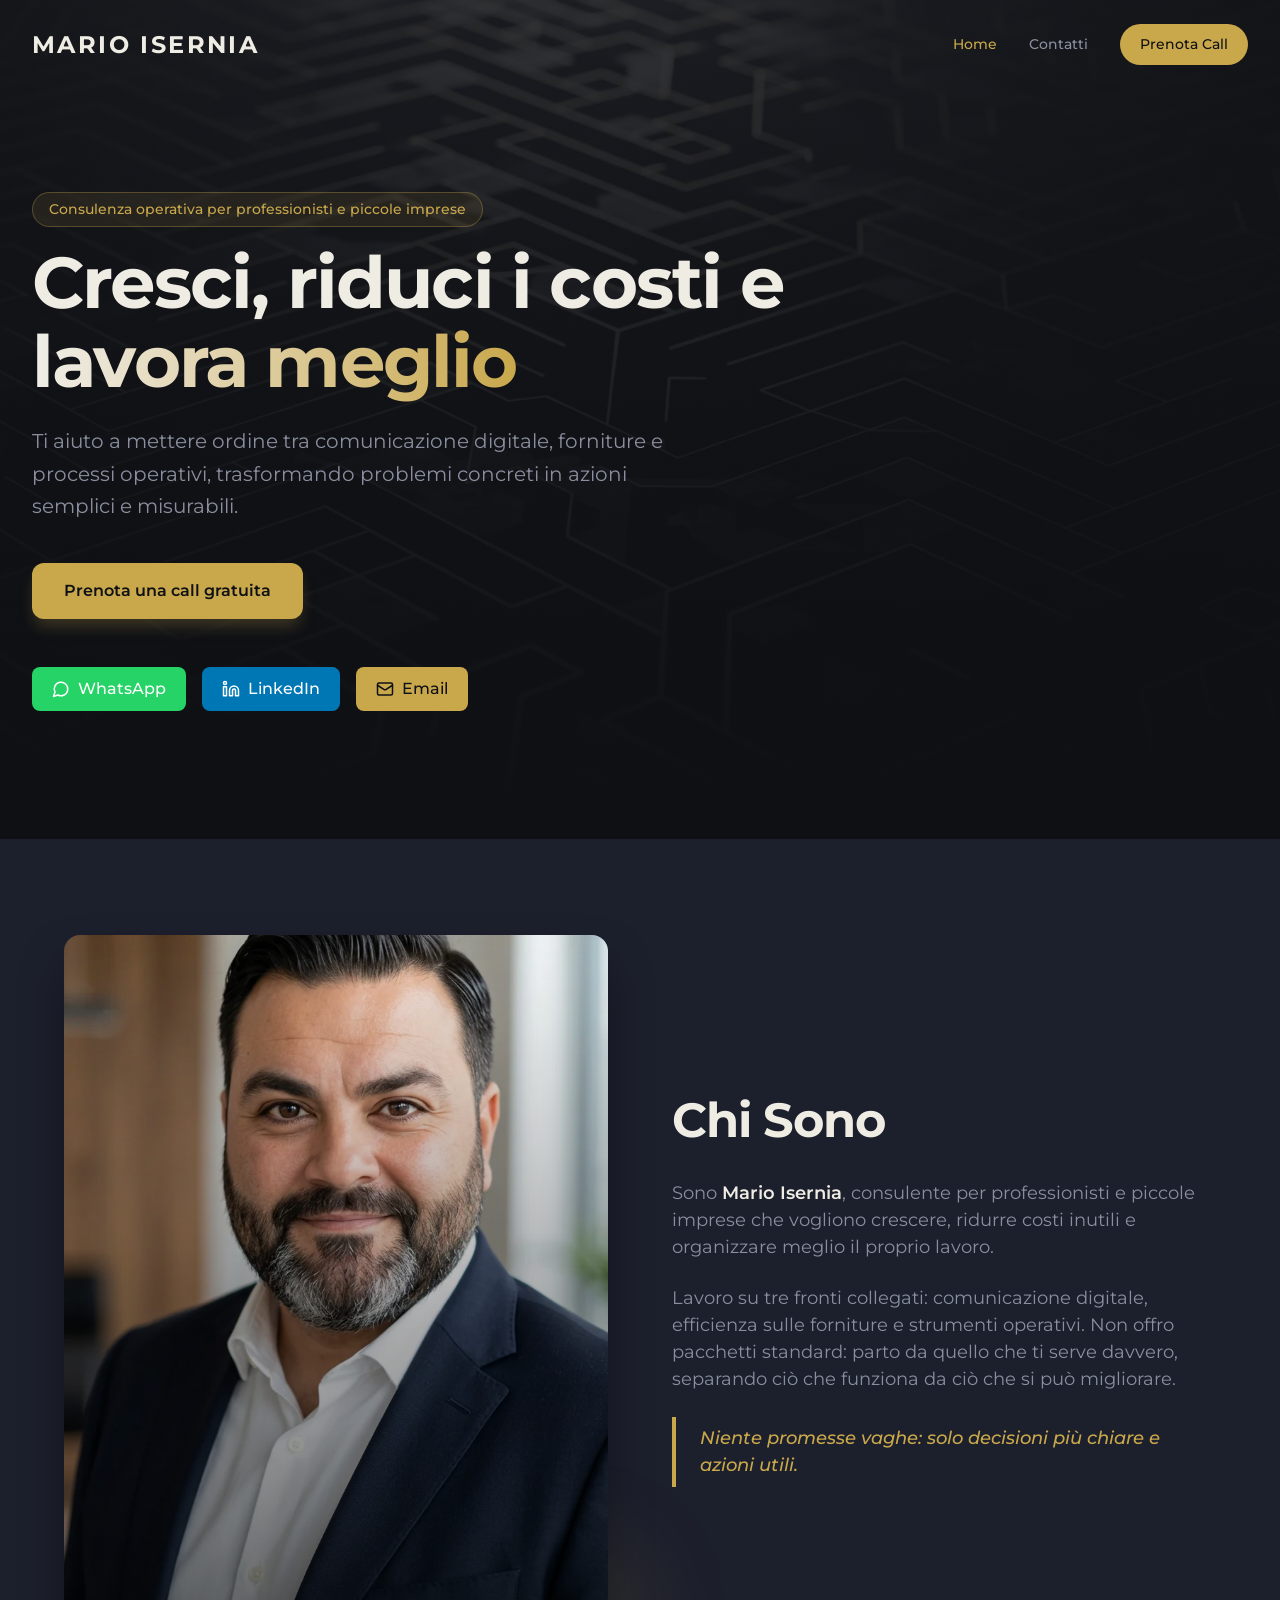
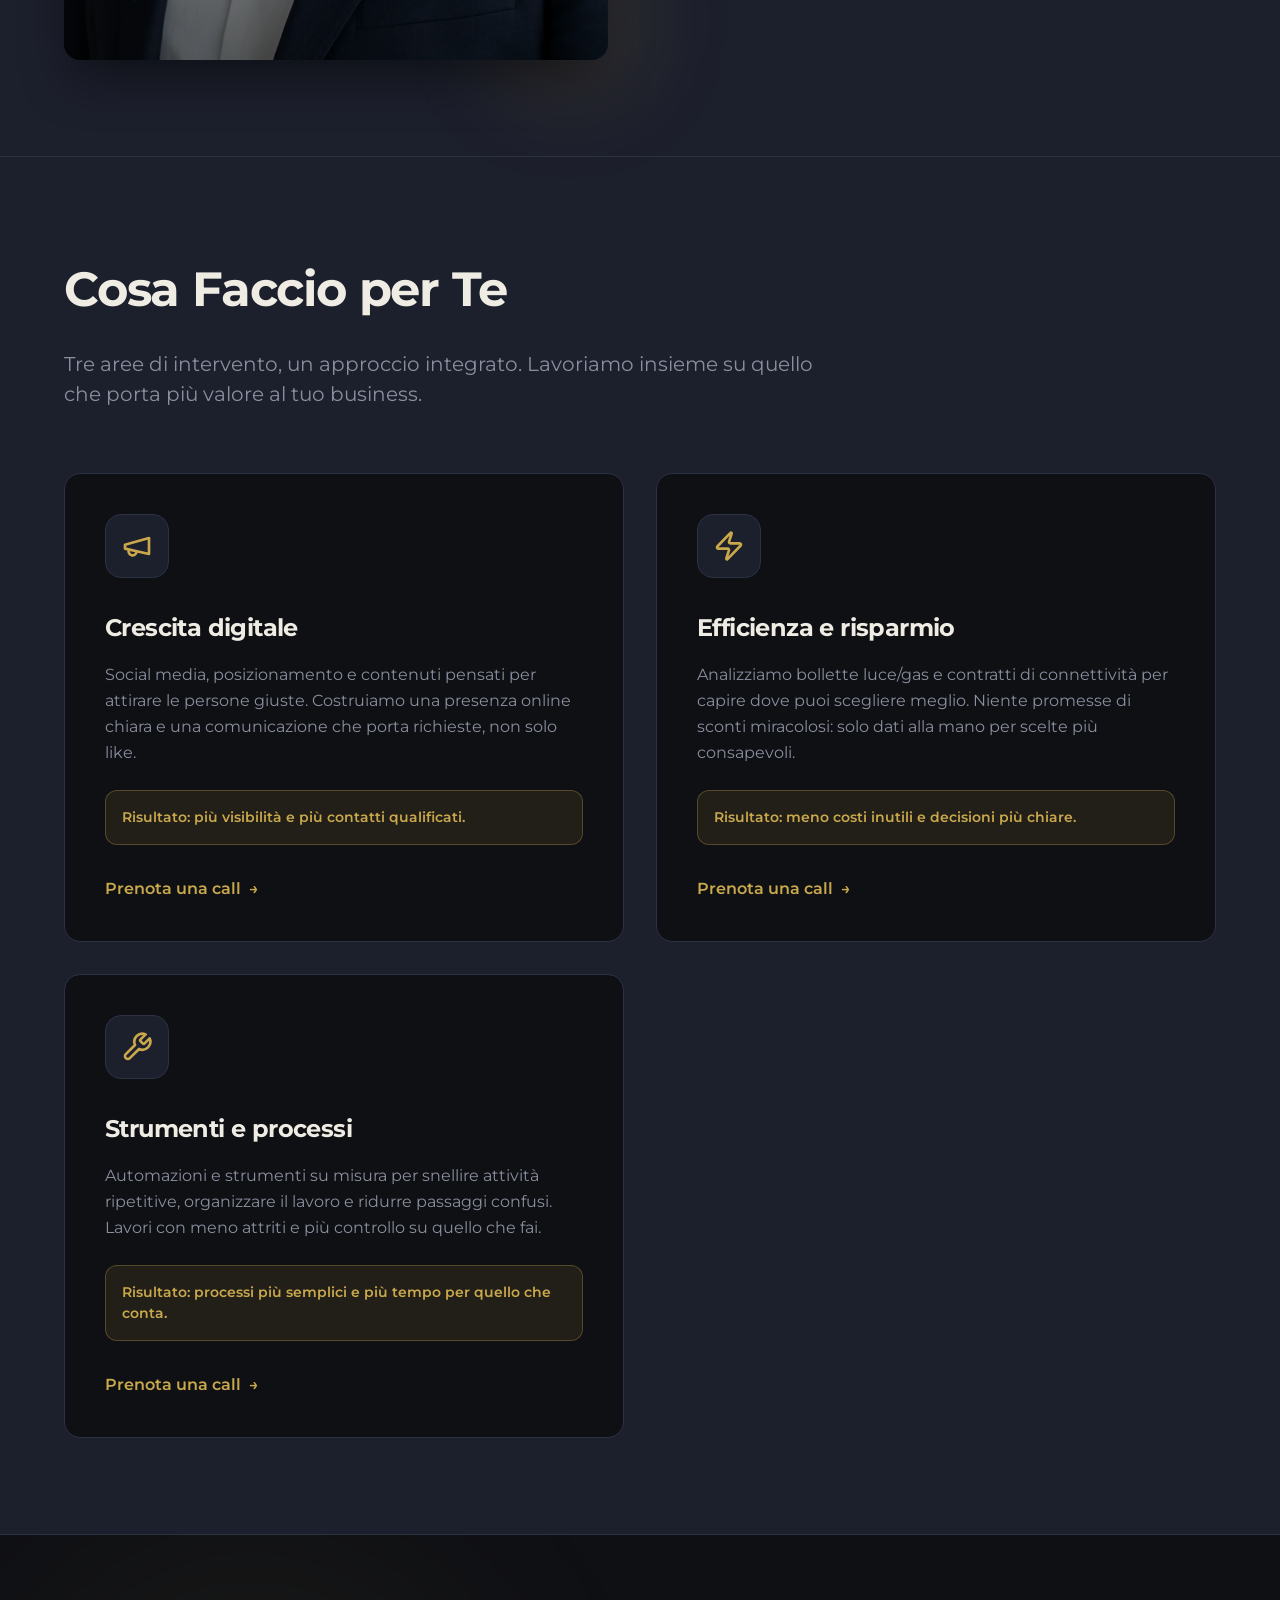
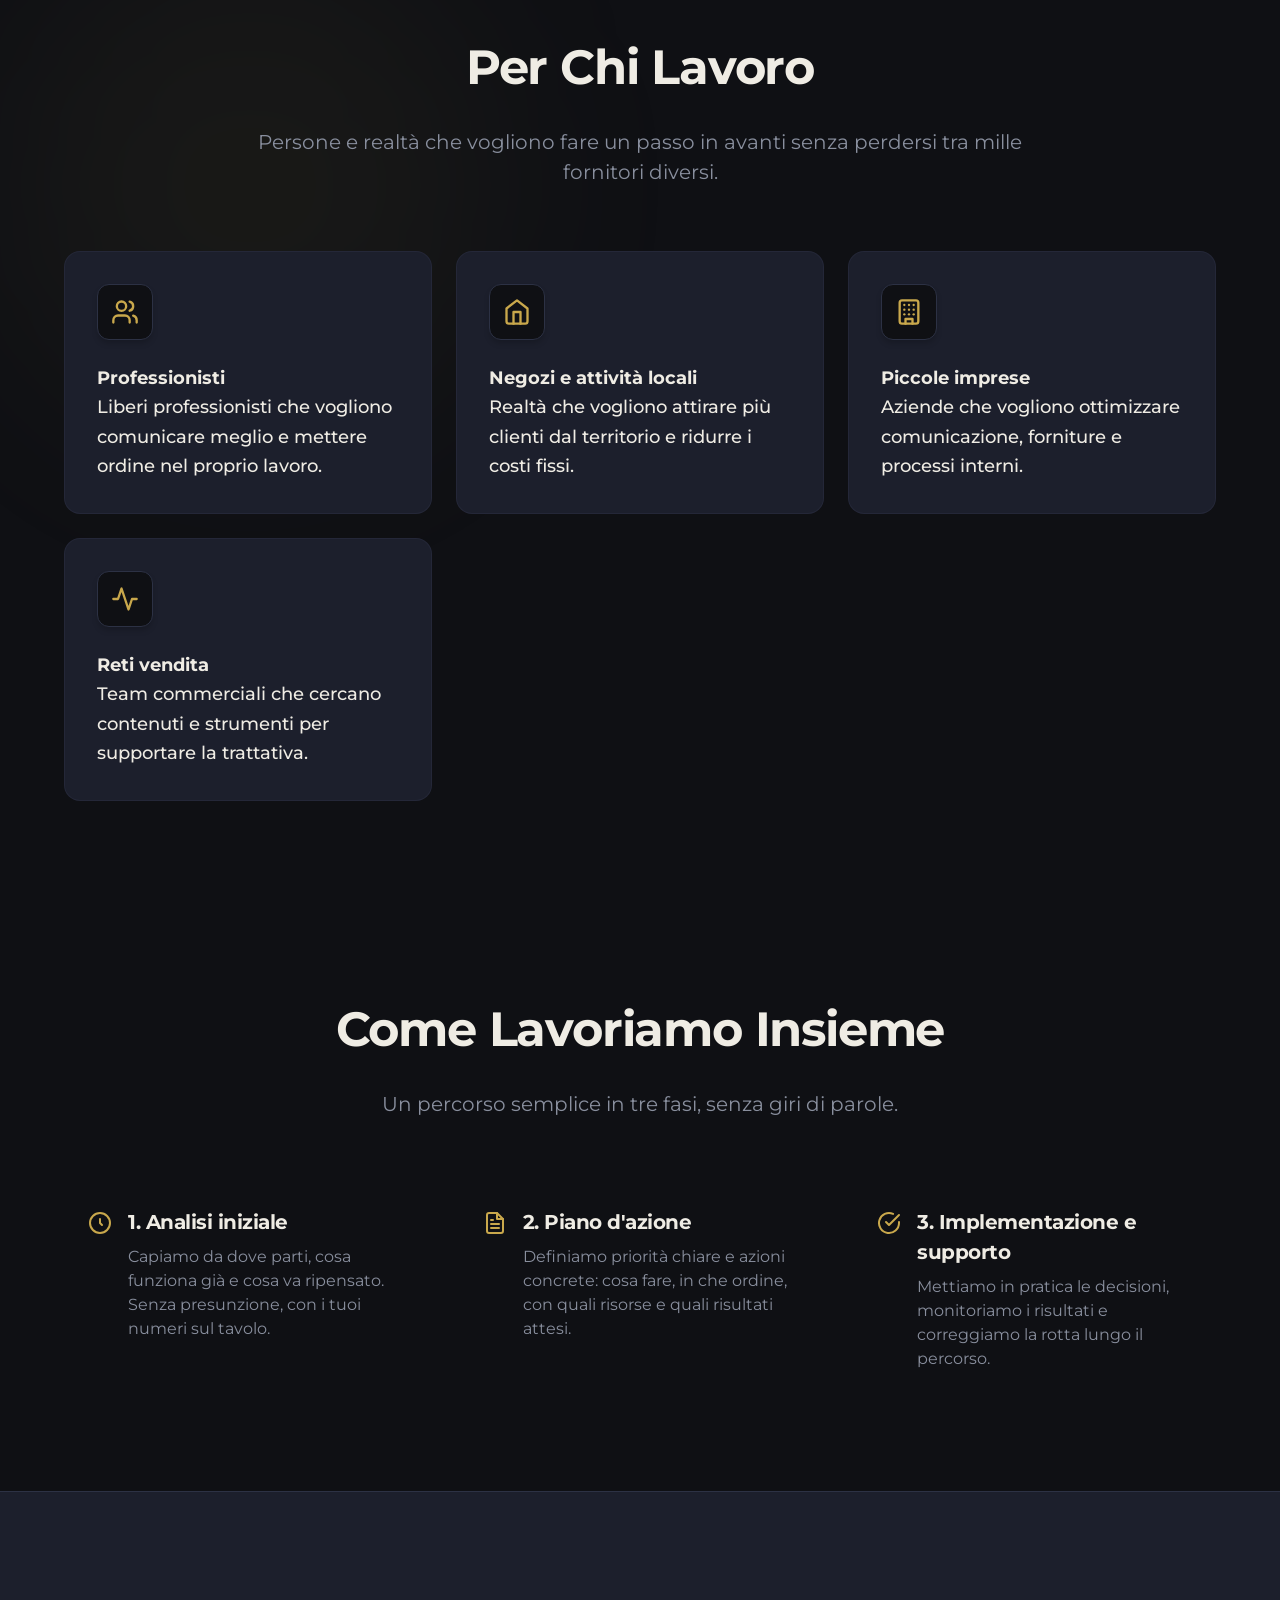
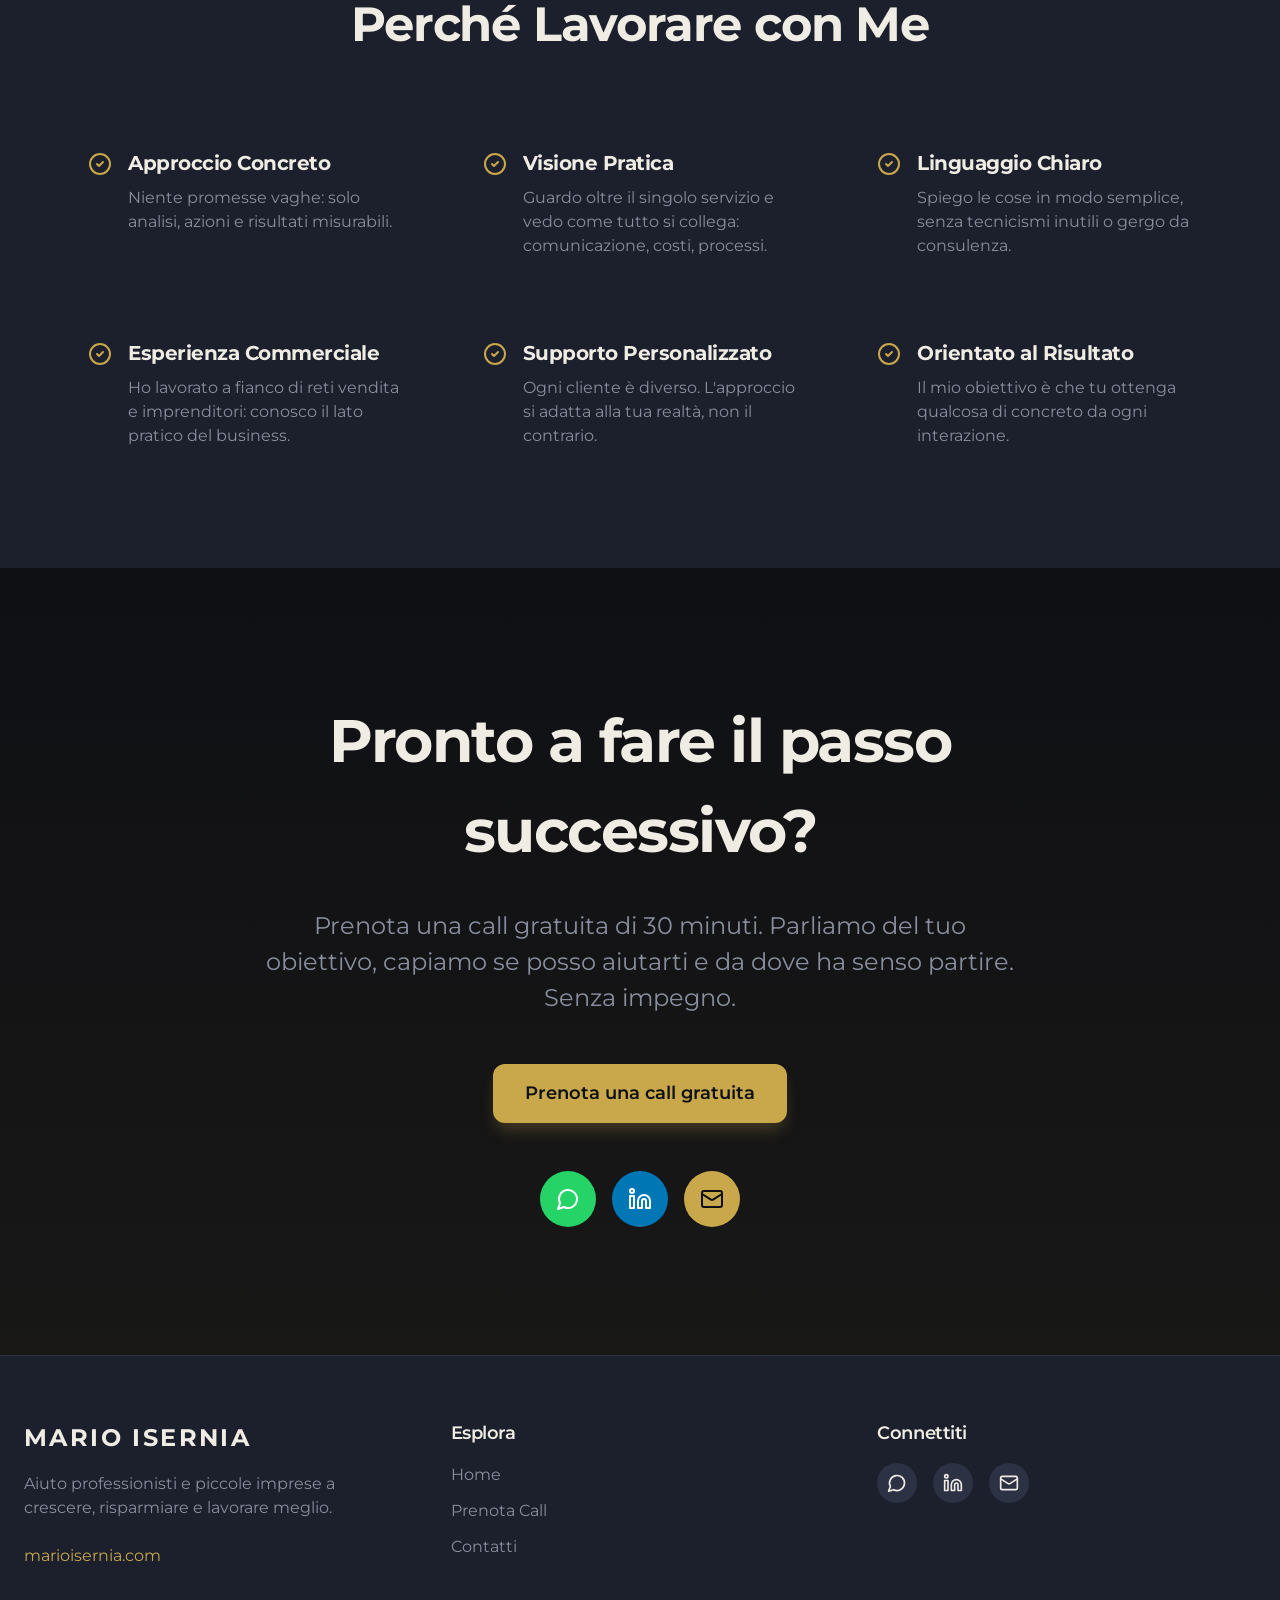
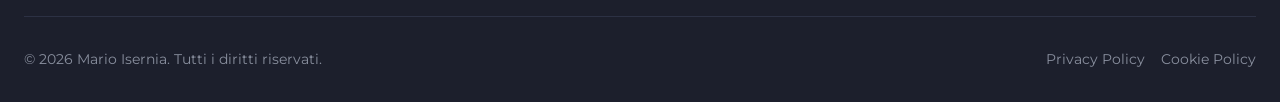
<file: index.html>
<!DOCTYPE html>
<html lang="it">
<head>
  <meta charset="UTF-8" />
  <meta name="viewport" content="width=device-width, initial-scale=1.0" />
  <title>Mario Isernia | Crescita digitale, risparmio e strumenti per PMI</title>
  <meta name="description" content="Consulenza operativa per professionisti e piccole imprese: comunicazione digitale, analisi bollette e connettività, strumenti su misura e processi più efficienti." />
  <link rel="canonical" href="https://marioisernia.com/" />
  <link rel="icon" type="image/svg+xml" href="favicon.svg" />
  <meta property="og:title" content="Mario Isernia | Cresci, riduci i costi e lavora meglio" />
  <meta property="og:description" content="Strategia digitale, efficienza sui costi e strumenti operativi per professionisti e piccole imprese." />
  <meta property="og:image" content="https://marioisernia.com/opengraph.jpg" />
  <meta property="og:url" content="https://marioisernia.com/" />
  <meta property="og:type" content="website" />
  <link rel="stylesheet" href="style.css" />
</head>
<body>

  <!-- ========== NAVBAR ========== -->
  <header class="navbar" id="navbar">
    <div class="container navbar-inner">
      <a href="index.html" class="brand">MARIO ISERNIA</a>
      <nav class="nav-links">
        <a href="index.html" class="nav-link active">Home</a>
        <a href="contatti.html" class="nav-link">Contatti</a>
        <a href="prenota.html" class="btn-primary-pill">Prenota Call</a>
      </nav>
      <button class="mobile-toggle" id="mobile-toggle" aria-label="Apri menu">
        <svg id="icon-menu" width="24" height="24" viewBox="0 0 24 24" fill="none" stroke="currentColor" stroke-width="2" stroke-linecap="round" stroke-linejoin="round"><line x1="4" x2="20" y1="12" y2="12"/><line x1="4" x2="20" y1="6" y2="6"/><line x1="4" x2="20" y1="18" y2="18"/></svg>
        <svg id="icon-close" style="display:none" width="24" height="24" viewBox="0 0 24 24" fill="none" stroke="currentColor" stroke-width="2" stroke-linecap="round" stroke-linejoin="round"><path d="M18 6 6 18"/><path d="m6 6 12 12"/></svg>
      </button>
    </div>
    <div class="mobile-menu" id="mobile-menu">
      <div class="mobile-menu-inner">
        <a href="index.html" class="mobile-link active">Home</a>
        <a href="prenota.html" class="mobile-link">Prenota Call</a>
        <a href="contatti.html" class="mobile-link">Contatti</a>
      </div>
    </div>
  </header>

  <!-- ========== HERO ========== -->
  <section class="hero">
    <div class="hero-bg">
      <picture>
        <source srcset="images/hero-bg.webp" type="image/webp">
        <img src="images/hero-bg.png" alt="" width="1408" height="768" />
      </picture>
      <div class="hero-bg-overlay"></div>
    </div>
    <div class="hero-content">
      <div class="hero-inner">
        <span class="tag">Consulenza operativa per professionisti e piccole imprese</span>
        <h1>Cresci, riduci i costi e <span class="text-gradient">lavora meglio</span></h1>
        <p class="lead">Ti aiuto a mettere ordine tra comunicazione digitale, forniture e processi operativi, trasformando problemi concreti in azioni semplici e misurabili.</p>
        <div class="cta-row">
          <a href="prenota.html" class="btn-primary">Prenota una call gratuita</a>
        </div>
        <div class="social-row">
          <a href="https://wa.me/393473240929" target="_blank" rel="noreferrer" class="btn-social btn-whatsapp">
            <svg width="18" height="18" viewBox="0 0 24 24" fill="none" stroke="currentColor" stroke-width="2" stroke-linecap="round" stroke-linejoin="round"><path d="M7.9 20A9 9 0 1 0 4 16.1L2 22Z"/></svg>
            WhatsApp
          </a>
          <a href="https://www.linkedin.com/in/marioiserniasmm/" target="_blank" rel="noreferrer" class="btn-social btn-linkedin">
            <svg width="18" height="18" viewBox="0 0 24 24" fill="none" stroke="currentColor" stroke-width="2" stroke-linecap="round" stroke-linejoin="round"><path d="M16 8a6 6 0 0 1 6 6v7h-4v-7a2 2 0 0 0-2-2 2 2 0 0 0-2 2v7h-4v-7a6 6 0 0 1 6-6z"/><rect width="4" height="12" x="2" y="9"/><circle cx="4" cy="4" r="2"/></svg>
            LinkedIn
          </a>
          <a href="mailto:info@marioisernia.com" class="btn-social btn-mail">
            <svg width="18" height="18" viewBox="0 0 24 24" fill="none" stroke="currentColor" stroke-width="2" stroke-linecap="round" stroke-linejoin="round"><rect width="20" height="16" x="2" y="4" rx="2"/><path d="m22 7-8.97 5.7a1.94 1.94 0 0 1-2.06 0L2 7"/></svg>
            Email
          </a>
        </div>
      </div>
    </div>
  </section>

  <!-- ========== CHI SONO ========== -->
  <section class="section bg-card">
    <div class="container">
      <div class="about-grid">
        <div class="about-image-wrap fade-in-up">
          <div class="about-image">
            <picture>
              <source srcset="images/mario-portrait.webp" type="image/webp">
              <img src="images/mario-portrait.png" alt="Ritratto di Mario Isernia, consulente operativo per professionisti e piccole imprese" width="768" height="1376" loading="lazy" />
            </picture>
          </div>
          <div class="about-glow"></div>
        </div>
        <div class="about-text fade-in-up">
          <h2>Chi Sono</h2>
          <p>Sono <strong>Mario Isernia</strong>, consulente per professionisti e piccole imprese che vogliono crescere, ridurre costi inutili e organizzare meglio il proprio lavoro.</p>
          <p>Lavoro su tre fronti collegati: comunicazione digitale, efficienza sulle forniture e strumenti operativi. Non offro pacchetti standard: parto da quello che ti serve davvero, separando ciò che funziona da ciò che si può migliorare.</p>
          <p class="about-quote">Niente promesse vaghe: solo decisioni più chiare e azioni utili.</p>
        </div>
      </div>
    </div>
  </section>

  <!-- ========== SERVIZI / TRE PILASTRI ========== -->
  <section class="section bg-card border-y">
    <div class="container">
      <div class="section-intro fade-in-up">
        <h2>Cosa Faccio per Te</h2>
        <p>Tre aree di intervento, un approccio integrato. Lavoriamo insieme su quello che porta più valore al tuo business.</p>
      </div>
      <div class="services-grid">
        <div class="service-card fade-in-up">
          <div class="icon-box">
            <svg width="32" height="32" viewBox="0 0 24 24" fill="none" stroke="currentColor" stroke-width="2" stroke-linecap="round" stroke-linejoin="round"><path d="m3 11 18-5v12L3 14v-3z"/><path d="M11.6 16.8a3 3 0 1 1-5.8-1.6"/></svg>
          </div>
          <h3>Crescita digitale</h3>
          <p class="desc">Social media, posizionamento e contenuti pensati per attirare le persone giuste. Costruiamo una presenza online chiara e una comunicazione che porta richieste, non solo like.</p>
          <div class="benefit">Risultato: più visibilità e più contatti qualificati.</div>
          <a href="prenota.html" class="link">Prenota una call <span>→</span></a>
        </div>
        <div class="service-card fade-in-up">
          <div class="icon-box">
            <svg width="32" height="32" viewBox="0 0 24 24" fill="none" stroke="currentColor" stroke-width="2" stroke-linecap="round" stroke-linejoin="round"><path d="M4 14a1 1 0 0 1-.78-1.63l9.9-10.2a.5.5 0 0 1 .86.46l-1.92 6.02A1 1 0 0 0 13 10h7a1 1 0 0 1 .78 1.63l-9.9 10.2a.5.5 0 0 1-.86-.46l1.92-6.02A1 1 0 0 0 11 14z"/></svg>
          </div>
          <h3>Efficienza e risparmio</h3>
          <p class="desc">Analizziamo bollette luce/gas e contratti di connettività per capire dove puoi scegliere meglio. Niente promesse di sconti miracolosi: solo dati alla mano per scelte più consapevoli.</p>
          <div class="benefit">Risultato: meno costi inutili e decisioni più chiare.</div>
          <a href="prenota.html" class="link">Prenota una call <span>→</span></a>
        </div>
        <div class="service-card fade-in-up">
          <div class="icon-box">
            <svg width="32" height="32" viewBox="0 0 24 24" fill="none" stroke="currentColor" stroke-width="2" stroke-linecap="round" stroke-linejoin="round"><path d="M14.7 6.3a1 1 0 0 0 0 1.4l1.6 1.6a1 1 0 0 0 1.4 0l3.77-3.77a6 6 0 0 1-7.94 7.94l-6.91 6.91a2.12 2.12 0 0 1-3-3l6.91-6.91a6 6 0 0 1 7.94-7.94l-3.76 3.76z"/></svg>
          </div>
          <h3>Strumenti e processi</h3>
          <p class="desc">Automazioni e strumenti su misura per snellire attività ripetitive, organizzare il lavoro e ridurre passaggi confusi. Lavori con meno attriti e più controllo su quello che fai.</p>
          <div class="benefit">Risultato: processi più semplici e più tempo per quello che conta.</div>
          <a href="prenota.html" class="link">Prenota una call <span>→</span></a>
        </div>
      </div>
    </div>
  </section>

  <!-- ========== PER CHI È ========== -->
  <section class="section cosa-section">
    <div class="blob-glow"></div>
    <div class="container">
      <div class="section-intro center fade-in-up">
        <h2>Per Chi Lavoro</h2>
        <p>Persone e realtà che vogliono fare un passo in avanti senza perdersi tra mille fornitori diversi.</p>
      </div>
      <div class="benefit-grid">
        <div class="benefit-card fade-in-up">
          <div class="icon-box">
            <svg width="28" height="28" viewBox="0 0 24 24" fill="none" stroke="currentColor" stroke-width="2" stroke-linecap="round" stroke-linejoin="round"><path d="M16 21v-2a4 4 0 0 0-4-4H6a4 4 0 0 0-4 4v2"/><circle cx="9" cy="7" r="4"/><path d="M22 21v-2a4 4 0 0 0-3-3.87"/><path d="M16 3.13a4 4 0 0 1 0 7.75"/></svg>
          </div>
          <p><strong>Professionisti</strong><br/>Liberi professionisti che vogliono comunicare meglio e mettere ordine nel proprio lavoro.</p>
        </div>
        <div class="benefit-card fade-in-up">
          <div class="icon-box">
            <svg width="28" height="28" viewBox="0 0 24 24" fill="none" stroke="currentColor" stroke-width="2" stroke-linecap="round" stroke-linejoin="round"><path d="M3 9 12 2l9 7v11a2 2 0 0 1-2 2H5a2 2 0 0 1-2-2z"/><polyline points="9 22 9 12 15 12 15 22"/></svg>
          </div>
          <p><strong>Negozi e attività locali</strong><br/>Realtà che vogliono attirare più clienti dal territorio e ridurre i costi fissi.</p>
        </div>
        <div class="benefit-card fade-in-up">
          <div class="icon-box">
            <svg width="28" height="28" viewBox="0 0 24 24" fill="none" stroke="currentColor" stroke-width="2" stroke-linecap="round" stroke-linejoin="round"><rect width="16" height="20" x="4" y="2" rx="2"/><path d="M9 22v-4h6v4"/><path d="M8 6h.01"/><path d="M16 6h.01"/><path d="M12 6h.01"/><path d="M12 10h.01"/><path d="M12 14h.01"/><path d="M16 10h.01"/><path d="M16 14h.01"/><path d="M8 10h.01"/><path d="M8 14h.01"/></svg>
          </div>
          <p><strong>Piccole imprese</strong><br/>Aziende che vogliono ottimizzare comunicazione, forniture e processi interni.</p>
        </div>
        <div class="benefit-card fade-in-up">
          <div class="icon-box">
            <svg width="28" height="28" viewBox="0 0 24 24" fill="none" stroke="currentColor" stroke-width="2" stroke-linecap="round" stroke-linejoin="round"><path d="M22 12h-4l-3 9L9 3l-3 9H2"/></svg>
          </div>
          <p><strong>Reti vendita</strong><br/>Team commerciali che cercano contenuti e strumenti per supportare la trattativa.</p>
        </div>
      </div>
    </div>
  </section>

  <!-- ========== PROCESSO ========== -->
  <section class="section">
    <div class="container">
      <div class="section-intro center fade-in-up">
        <h2>Come Lavoriamo Insieme</h2>
        <p>Un percorso semplice in tre fasi, senza giri di parole.</p>
      </div>
      <div class="why-grid">
        <div class="why-item fade-in-up">
          <div class="check"><svg width="24" height="24" viewBox="0 0 24 24" fill="none" stroke="currentColor" stroke-width="2" stroke-linecap="round" stroke-linejoin="round"><circle cx="12" cy="12" r="10"/><path d="M12 8v4l2 2"/></svg></div>
          <div><h3>1. Analisi iniziale</h3><p>Capiamo da dove parti, cosa funziona già e cosa va ripensato. Senza presunzione, con i tuoi numeri sul tavolo.</p></div>
        </div>
        <div class="why-item fade-in-up">
          <div class="check"><svg width="24" height="24" viewBox="0 0 24 24" fill="none" stroke="currentColor" stroke-width="2" stroke-linecap="round" stroke-linejoin="round"><path d="M14 2H6a2 2 0 0 0-2 2v16a2 2 0 0 0 2 2h12a2 2 0 0 0 2-2V8z"/><path d="M14 2v6h6"/><path d="M16 13H8"/><path d="M16 17H8"/><path d="M10 9H8"/></svg></div>
          <div><h3>2. Piano d'azione</h3><p>Definiamo priorità chiare e azioni concrete: cosa fare, in che ordine, con quali risorse e quali risultati attesi.</p></div>
        </div>
        <div class="why-item fade-in-up">
          <div class="check"><svg width="24" height="24" viewBox="0 0 24 24" fill="none" stroke="currentColor" stroke-width="2" stroke-linecap="round" stroke-linejoin="round"><path d="M22 11.08V12a10 10 0 1 1-5.93-9.14"/><path d="m9 11 3 3L22 4"/></svg></div>
          <div><h3>3. Implementazione e supporto</h3><p>Mettiamo in pratica le decisioni, monitoriamo i risultati e correggiamo la rotta lungo il percorso.</p></div>
        </div>
      </div>
    </div>
  </section>

  <!-- ========== PERCHÉ LAVORARE CON ME ========== -->
  <section class="section bg-card border-t">
    <div class="container">
      <div class="section-intro center fade-in-up">
        <h2>Perché Lavorare con Me</h2>
      </div>
      <div class="why-grid">
        <div class="why-item fade-in-up">
          <div class="check"><svg width="24" height="24" viewBox="0 0 24 24" fill="none" stroke="currentColor" stroke-width="2" stroke-linecap="round" stroke-linejoin="round"><circle cx="12" cy="12" r="10"/><path d="m9 12 2 2 4-4"/></svg></div>
          <div><h3>Approccio Concreto</h3><p>Niente promesse vaghe: solo analisi, azioni e risultati misurabili.</p></div>
        </div>
        <div class="why-item fade-in-up">
          <div class="check"><svg width="24" height="24" viewBox="0 0 24 24" fill="none" stroke="currentColor" stroke-width="2" stroke-linecap="round" stroke-linejoin="round"><circle cx="12" cy="12" r="10"/><path d="m9 12 2 2 4-4"/></svg></div>
          <div><h3>Visione Pratica</h3><p>Guardo oltre il singolo servizio e vedo come tutto si collega: comunicazione, costi, processi.</p></div>
        </div>
        <div class="why-item fade-in-up">
          <div class="check"><svg width="24" height="24" viewBox="0 0 24 24" fill="none" stroke="currentColor" stroke-width="2" stroke-linecap="round" stroke-linejoin="round"><circle cx="12" cy="12" r="10"/><path d="m9 12 2 2 4-4"/></svg></div>
          <div><h3>Linguaggio Chiaro</h3><p>Spiego le cose in modo semplice, senza tecnicismi inutili o gergo da consulenza.</p></div>
        </div>
        <div class="why-item fade-in-up">
          <div class="check"><svg width="24" height="24" viewBox="0 0 24 24" fill="none" stroke="currentColor" stroke-width="2" stroke-linecap="round" stroke-linejoin="round"><circle cx="12" cy="12" r="10"/><path d="m9 12 2 2 4-4"/></svg></div>
          <div><h3>Esperienza Commerciale</h3><p>Ho lavorato a fianco di reti vendita e imprenditori: conosco il lato pratico del business.</p></div>
        </div>
        <div class="why-item fade-in-up">
          <div class="check"><svg width="24" height="24" viewBox="0 0 24 24" fill="none" stroke="currentColor" stroke-width="2" stroke-linecap="round" stroke-linejoin="round"><circle cx="12" cy="12" r="10"/><path d="m9 12 2 2 4-4"/></svg></div>
          <div><h3>Supporto Personalizzato</h3><p>Ogni cliente è diverso. L'approccio si adatta alla tua realtà, non il contrario.</p></div>
        </div>
        <div class="why-item fade-in-up">
          <div class="check"><svg width="24" height="24" viewBox="0 0 24 24" fill="none" stroke="currentColor" stroke-width="2" stroke-linecap="round" stroke-linejoin="round"><circle cx="12" cy="12" r="10"/><path d="m9 12 2 2 4-4"/></svg></div>
          <div><h3>Orientato al Risultato</h3><p>Il mio obiettivo è che tu ottenga qualcosa di concreto da ogni interazione.</p></div>
        </div>
      </div>
    </div>
  </section>

  <!-- ========== CTA FINALE ========== -->
  <section class="cta-section">
    <div class="cta-inner fade-in-up">
      <h2>Pronto a fare il passo successivo?</h2>
      <p>Prenota una call gratuita di 30 minuti. Parliamo del tuo obiettivo, capiamo se posso aiutarti e da dove ha senso partire. Senza impegno.</p>
      <div class="cta-btn-row">
        <a href="prenota.html" class="btn-primary-lg">Prenota una call gratuita</a>
      </div>
      <div class="social-circles">
        <a href="https://wa.me/393473240929" target="_blank" rel="noreferrer" class="social-circle wa" aria-label="Scrivimi su WhatsApp">
          <svg width="24" height="24" viewBox="0 0 24 24" fill="none" stroke="currentColor" stroke-width="2" stroke-linecap="round" stroke-linejoin="round"><path d="M7.9 20A9 9 0 1 0 4 16.1L2 22Z"/></svg>
        </a>
        <a href="https://www.linkedin.com/in/marioiserniasmm/" target="_blank" rel="noreferrer" class="social-circle li" aria-label="Profilo LinkedIn">
          <svg width="24" height="24" viewBox="0 0 24 24" fill="none" stroke="currentColor" stroke-width="2" stroke-linecap="round" stroke-linejoin="round"><path d="M16 8a6 6 0 0 1 6 6v7h-4v-7a2 2 0 0 0-2-2 2 2 0 0 0-2 2v7h-4v-7a6 6 0 0 1 6-6z"/><rect width="4" height="12" x="2" y="9"/><circle cx="4" cy="4" r="2"/></svg>
        </a>
        <a href="mailto:info@marioisernia.com" class="social-circle ml" aria-label="Inviami una email">
          <svg width="24" height="24" viewBox="0 0 24 24" fill="none" stroke="currentColor" stroke-width="2" stroke-linecap="round" stroke-linejoin="round"><rect width="20" height="16" x="2" y="4" rx="2"/><path d="m22 7-8.97 5.7a1.94 1.94 0 0 1-2.06 0L2 7"/></svg>
        </a>
      </div>
    </div>
  </section>

  <!-- ========== FOOTER ========== -->
  <footer class="site-footer">
    <div class="footer-grid">
      <div class="footer-col">
        <a href="index.html" class="brand" style="display:block; margin-bottom:1rem;">MARIO ISERNIA</a>
        <p>Aiuto professionisti e piccole imprese a crescere, risparmiare e lavorare meglio.</p>
        <a href="https://marioisernia.com" class="footer-link">marioisernia.com</a>
      </div>
      <div class="footer-col">
        <h4>Esplora</h4>
        <ul>
          <li><a href="index.html">Home</a></li>
          <li><a href="prenota.html">Prenota Call</a></li>
          <li><a href="contatti.html">Contatti</a></li>
        </ul>
      </div>
      <div class="footer-col">
        <h4>Connettiti</h4>
        <div class="footer-socials">
          <a href="https://wa.me/393473240929" target="_blank" rel="noreferrer" class="footer-social wa" aria-label="WhatsApp">
            <svg width="20" height="20" viewBox="0 0 24 24" fill="none" stroke="currentColor" stroke-width="2" stroke-linecap="round" stroke-linejoin="round"><path d="M7.9 20A9 9 0 1 0 4 16.1L2 22Z"/></svg>
          </a>
          <a href="https://www.linkedin.com/in/marioiserniasmm/" target="_blank" rel="noreferrer" class="footer-social li" aria-label="LinkedIn">
            <svg width="20" height="20" viewBox="0 0 24 24" fill="none" stroke="currentColor" stroke-width="2" stroke-linecap="round" stroke-linejoin="round"><path d="M16 8a6 6 0 0 1 6 6v7h-4v-7a2 2 0 0 0-2-2 2 2 0 0 0-2 2v7h-4v-7a6 6 0 0 1 6-6z"/><rect width="4" height="12" x="2" y="9"/><circle cx="4" cy="4" r="2"/></svg>
          </a>
          <a href="mailto:info@marioisernia.com" class="footer-social ml" aria-label="Email">
            <svg width="20" height="20" viewBox="0 0 24 24" fill="none" stroke="currentColor" stroke-width="2" stroke-linecap="round" stroke-linejoin="round"><rect width="20" height="16" x="2" y="4" rx="2"/><path d="m22 7-8.97 5.7a1.94 1.94 0 0 1-2.06 0L2 7"/></svg>
          </a>
        </div>
      </div>
    </div>
    <div class="footer-bottom">
      <p>&copy; <span id="current-year">2025</span> Mario Isernia. Tutti i diritti riservati.</p>
      <div class="links">
        <a href="https://www.iubenda.com/privacy-policy/45652784" class="iubenda-nostyle iubenda-noiframe iubenda-embed" title="Privacy Policy">Privacy Policy</a>
        <a href="https://www.iubenda.com/privacy-policy/45652784/cookie-policy" class="iubenda-nostyle iubenda-noiframe iubenda-embed" title="Cookie Policy">Cookie Policy</a>
      </div>
    </div>
  </footer>

  <script src="script.js"></script>
  <script type="text/javascript">(function (w,d) {var loader = function () {var s = d.createElement("script"), tag = d.getElementsByTagName("script")[0]; s.src="https://cdn.iubenda.com/iubenda.js"; tag.parentNode.insertBefore(s,tag);}; if(w.addEventListener){w.addEventListener("load", loader, false);}else if(w.attachEvent){w.attachEvent("onload", loader);}else{w.onload = loader;}})(window, document);</script>
</body>
</html>
</file>
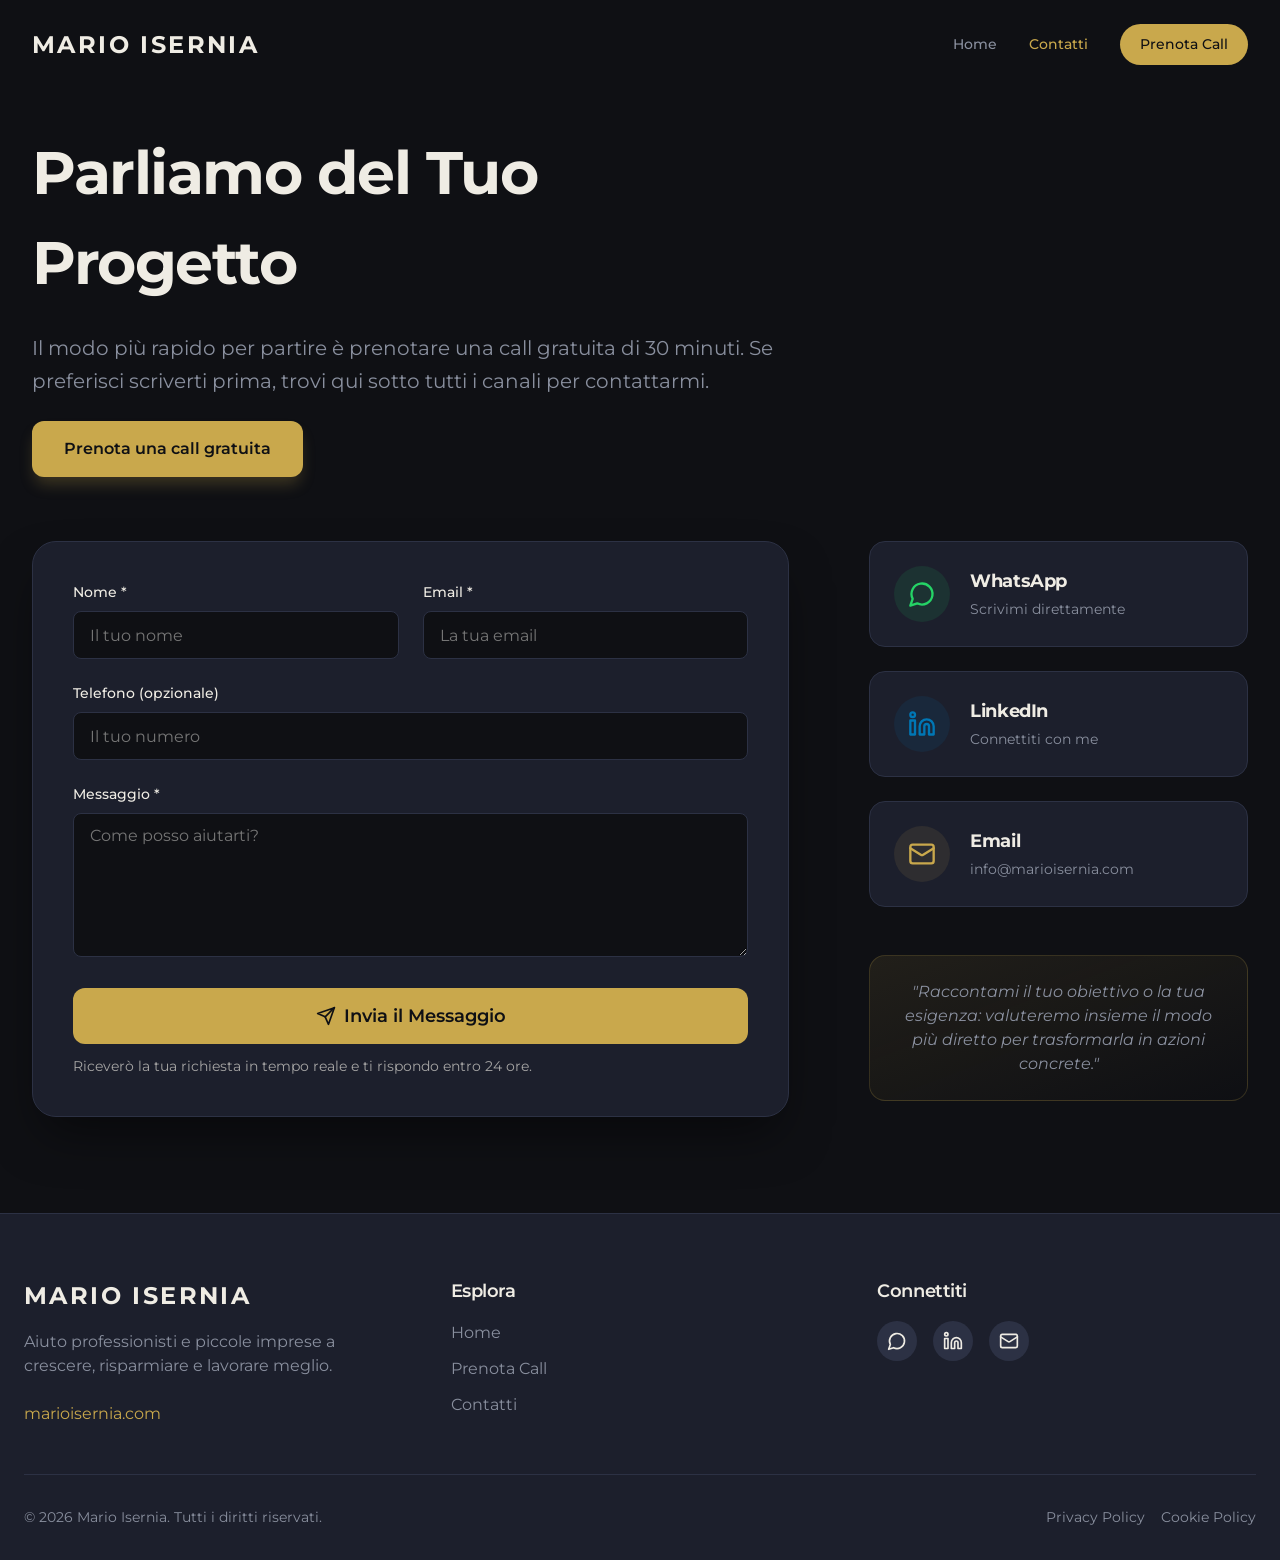
<file: contatti.html>
<!DOCTYPE html>
<html lang="it">
<head>
  <meta charset="UTF-8" />
  <meta name="viewport" content="width=device-width, initial-scale=1.0" />
  <title>Contatti | Mario Isernia</title>
  <meta name="description" content="Contatta Mario Isernia per parlare del tuo progetto: prenota una call gratuita oppure scrivimi via WhatsApp, LinkedIn o email. Risposta entro 24 ore." />
  <link rel="canonical" href="https://marioisernia.com/contatti.html" />
  <link rel="icon" type="image/svg+xml" href="favicon.svg" />
  <meta property="og:title" content="Contatti | Mario Isernia" />
  <meta property="og:description" content="Prenota una call gratuita o scrivimi via WhatsApp, LinkedIn o email." />
  <meta property="og:image" content="https://marioisernia.com/opengraph.jpg" />
  <meta property="og:url" content="https://marioisernia.com/contatti.html" />
  <meta property="og:type" content="website" />
  <link rel="stylesheet" href="style.css" />
</head>
<body class="flex-page">

  <!-- ========== NAVBAR ========== -->
  <header class="navbar" id="navbar">
    <div class="container navbar-inner">
      <a href="index.html" class="brand">MARIO ISERNIA</a>
      <nav class="nav-links">
        <a href="index.html" class="nav-link">Home</a>
        <a href="contatti.html" class="nav-link active">Contatti</a>
        <a href="prenota.html" class="btn-primary-pill">Prenota Call</a>
      </nav>
      <button class="mobile-toggle" id="mobile-toggle" aria-label="Apri menu">
        <svg id="icon-menu" width="24" height="24" viewBox="0 0 24 24" fill="none" stroke="currentColor" stroke-width="2" stroke-linecap="round" stroke-linejoin="round"><line x1="4" x2="20" y1="12" y2="12"/><line x1="4" x2="20" y1="6" y2="6"/><line x1="4" x2="20" y1="18" y2="18"/></svg>
        <svg id="icon-close" style="display:none" width="24" height="24" viewBox="0 0 24 24" fill="none" stroke="currentColor" stroke-width="2" stroke-linecap="round" stroke-linejoin="round"><path d="M18 6 6 18"/><path d="m6 6 12 12"/></svg>
      </button>
    </div>
    <div class="mobile-menu" id="mobile-menu">
      <div class="mobile-menu-inner">
        <a href="index.html" class="mobile-link">Home</a>
        <a href="prenota.html" class="mobile-link">Prenota Call</a>
        <a href="contatti.html" class="mobile-link active">Contatti</a>
      </div>
    </div>
  </header>

  <main class="contatti-main">
    <div class="contatti-container">

      <div class="contatti-header">
        <h1>Parliamo del Tuo Progetto</h1>
        <p>Il modo più rapido per partire è prenotare una call gratuita di 30 minuti. Se preferisci scriverti prima, trovi qui sotto tutti i canali per contattarmi.</p>
        <div style="margin-top:1.5rem;">
          <a href="prenota.html" class="btn-primary">Prenota una call gratuita</a>
        </div>
      </div>

      <div class="contatti-grid">

        <!-- Form -->
        <div class="form-card">
          <form id="contact-form" name="contact" method="POST" novalidate>
            <input type="text" name="_honey" style="display:none" tabindex="-1" autocomplete="off" />

            <div class="form-row">
              <div class="form-group" id="group-nome">
                <label for="nome">Nome *</label>
                <input type="text" id="nome" name="nome" class="form-input" placeholder="Il tuo nome" required />
                <div class="form-error">Il nome deve avere almeno 2 caratteri</div>
              </div>
              <div class="form-group" id="group-email">
                <label for="email">Email *</label>
                <input type="email" id="email" name="email" class="form-input" placeholder="La tua email" required />
                <div class="form-error">Inserisci un'email valida</div>
              </div>
            </div>

            <div class="form-group" id="group-telefono">
              <label for="telefono">Telefono (opzionale)</label>
              <input type="tel" id="telefono" name="telefono" class="form-input" placeholder="Il tuo numero" />
            </div>

            <div class="form-group" id="group-messaggio">
              <label for="messaggio">Messaggio *</label>
              <textarea id="messaggio" name="messaggio" class="form-textarea" placeholder="Come posso aiutarti?" required></textarea>
              <div class="form-error">Il messaggio deve avere almeno 10 caratteri</div>
            </div>

            <button type="submit" class="btn-submit">
              <svg width="20" height="20" viewBox="0 0 24 24" fill="none" stroke="currentColor" stroke-width="2" stroke-linecap="round" stroke-linejoin="round"><path d="M22 2 11 13"/><path d="M22 2 15 22 11 13 2 9z"/></svg>
              Invia il Messaggio
            </button>
            <p style="margin-top:0.75rem; font-size:0.85rem; opacity:0.65;">Riceverò la tua richiesta in tempo reale e ti rispondo entro 24 ore.</p>
          </form>
        </div>

        <!-- Sidebar -->
        <div>
          <a href="https://wa.me/393473240929" target="_blank" rel="noreferrer" class="contact-method wa">
            <div class="ico"><svg width="28" height="28" viewBox="0 0 24 24" fill="none" stroke="currentColor" stroke-width="2" stroke-linecap="round" stroke-linejoin="round"><path d="M7.9 20A9 9 0 1 0 4 16.1L2 22Z"/></svg></div>
            <div>
              <h3>WhatsApp</h3>
              <p class="sub">Scrivimi direttamente</p>
            </div>
          </a>

          <a href="https://www.linkedin.com/in/marioiserniasmm/" target="_blank" rel="noreferrer" class="contact-method li">
            <div class="ico"><svg width="28" height="28" viewBox="0 0 24 24" fill="none" stroke="currentColor" stroke-width="2" stroke-linecap="round" stroke-linejoin="round"><path d="M16 8a6 6 0 0 1 6 6v7h-4v-7a2 2 0 0 0-2-2 2 2 0 0 0-2 2v7h-4v-7a6 6 0 0 1 6-6z"/><rect width="4" height="12" x="2" y="9"/><circle cx="4" cy="4" r="2"/></svg></div>
            <div>
              <h3>LinkedIn</h3>
              <p class="sub">Connettiti con me</p>
            </div>
          </a>

          <a href="mailto:info@marioisernia.com" class="contact-method ml">
            <div class="ico"><svg width="28" height="28" viewBox="0 0 24 24" fill="none" stroke="currentColor" stroke-width="2" stroke-linecap="round" stroke-linejoin="round"><rect width="20" height="16" x="2" y="4" rx="2"/><path d="m22 7-8.97 5.7a1.94 1.94 0 0 1-2.06 0L2 7"/></svg></div>
            <div>
              <h3>Email</h3>
              <p class="sub">info@marioisernia.com</p>
            </div>
          </a>

          <div class="quote-box">
            <p>"Raccontami il tuo obiettivo o la tua esigenza: valuteremo insieme il modo più diretto per trasformarla in azioni concrete."</p>
          </div>
        </div>

      </div>
    </div>
  </main>

  <!-- ========== FOOTER ========== -->
  <footer class="site-footer">
    <div class="footer-grid">
      <div class="footer-col">
        <a href="index.html" class="brand" style="display:block; margin-bottom:1rem;">MARIO ISERNIA</a>
        <p>Aiuto professionisti e piccole imprese a crescere, risparmiare e lavorare meglio.</p>
        <a href="https://marioisernia.com" class="footer-link">marioisernia.com</a>
      </div>
      <div class="footer-col">
        <h4>Esplora</h4>
        <ul>
          <li><a href="index.html">Home</a></li>
          <li><a href="prenota.html">Prenota Call</a></li>
          <li><a href="contatti.html">Contatti</a></li>
        </ul>
      </div>
      <div class="footer-col">
        <h4>Connettiti</h4>
        <div class="footer-socials">
          <a href="https://wa.me/393473240929" target="_blank" rel="noreferrer" class="footer-social wa" aria-label="WhatsApp">
            <svg width="20" height="20" viewBox="0 0 24 24" fill="none" stroke="currentColor" stroke-width="2" stroke-linecap="round" stroke-linejoin="round"><path d="M7.9 20A9 9 0 1 0 4 16.1L2 22Z"/></svg>
          </a>
          <a href="https://www.linkedin.com/in/marioiserniasmm/" target="_blank" rel="noreferrer" class="footer-social li" aria-label="LinkedIn">
            <svg width="20" height="20" viewBox="0 0 24 24" fill="none" stroke="currentColor" stroke-width="2" stroke-linecap="round" stroke-linejoin="round"><path d="M16 8a6 6 0 0 1 6 6v7h-4v-7a2 2 0 0 0-2-2 2 2 0 0 0-2 2v7h-4v-7a6 6 0 0 1 6-6z"/><rect width="4" height="12" x="2" y="9"/><circle cx="4" cy="4" r="2"/></svg>
          </a>
          <a href="mailto:info@marioisernia.com" class="footer-social ml" aria-label="Email">
            <svg width="20" height="20" viewBox="0 0 24 24" fill="none" stroke="currentColor" stroke-width="2" stroke-linecap="round" stroke-linejoin="round"><rect width="20" height="16" x="2" y="4" rx="2"/><path d="m22 7-8.97 5.7a1.94 1.94 0 0 1-2.06 0L2 7"/></svg>
          </a>
        </div>
      </div>
    </div>
    <div class="footer-bottom">
      <p>&copy; <span id="current-year">2025</span> Mario Isernia. Tutti i diritti riservati.</p>
      <div class="links">
        <a href="https://www.iubenda.com/privacy-policy/45652784" class="iubenda-nostyle iubenda-noiframe iubenda-embed" title="Privacy Policy">Privacy Policy</a>
        <a href="https://www.iubenda.com/privacy-policy/45652784/cookie-policy" class="iubenda-nostyle iubenda-noiframe iubenda-embed" title="Cookie Policy">Cookie Policy</a>
      </div>
    </div>
  </footer>

  <!-- Toast notification -->
  <div class="toast" id="toast">
    <h4>Messaggio inviato! ✅</h4>
    <p>Grazie per avermi scritto. Ti rispondo entro 24 ore.</p>
  </div>
  <div class="toast" id="toast-error" style="background:#c0392b;">
    <h4>Ops, qualcosa non ha funzionato</h4>
    <p>Riprova o scrivimi su WhatsApp al 347 324 0929.</p>
  </div>

  <script src="script.js"></script>
  <script type="text/javascript">(function (w,d) {var loader = function () {var s = d.createElement("script"), tag = d.getElementsByTagName("script")[0]; s.src="https://cdn.iubenda.com/iubenda.js"; tag.parentNode.insertBefore(s,tag);}; if(w.addEventListener){w.addEventListener("load", loader, false);}else if(w.attachEvent){w.attachEvent("onload", loader);}else{w.onload = loader;}})(window, document);</script>
</body>
</html>
</file>
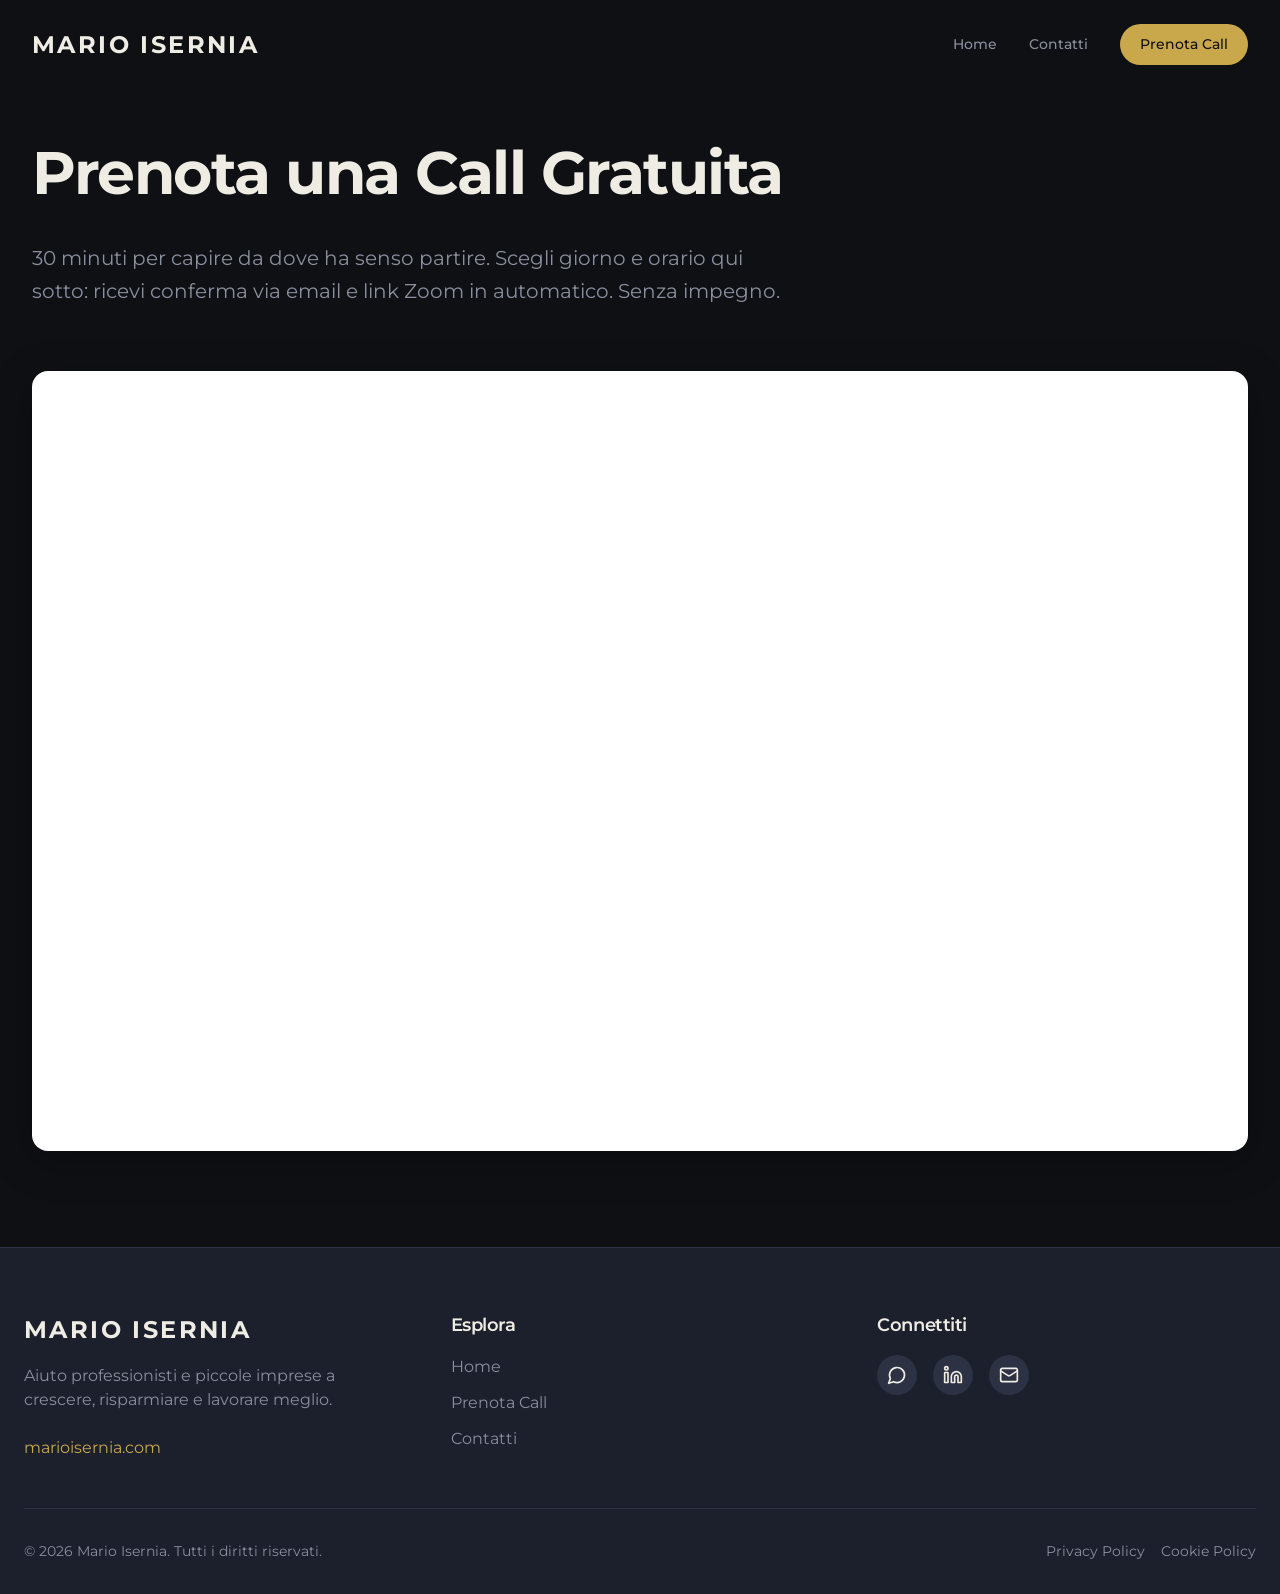
<file: prenota.html>
<!DOCTYPE html>
<html lang="it">
<head>
  <meta charset="UTF-8" />
  <meta name="viewport" content="width=device-width, initial-scale=1.0" />
  <title>Prenota una call gratuita | Mario Isernia</title>
  <meta name="description" content="Prenota una call gratuita di 30 minuti con Mario Isernia. Scegli giorno e orario dal calendario, ricevi il link Zoom in automatico. Senza impegno." />
  <link rel="canonical" href="https://marioisernia.com/prenota.html" />
  <link rel="icon" type="image/svg+xml" href="favicon.svg" />
  <meta property="og:title" content="Prenota una call gratuita | Mario Isernia" />
  <meta property="og:description" content="30 minuti per capire come posso aiutarti a crescere, risparmiare e lavorare meglio. Senza impegno." />
  <meta property="og:image" content="https://marioisernia.com/opengraph.jpg" />
  <meta property="og:url" content="https://marioisernia.com/prenota.html" />
  <meta property="og:type" content="website" />
  <link rel="stylesheet" href="style.css" />
</head>
<body class="flex-page">

  <!-- ========== NAVBAR ========== -->
  <header class="navbar" id="navbar">
    <div class="container navbar-inner">
      <a href="index.html" class="brand">MARIO ISERNIA</a>
      <nav class="nav-links">
        <a href="index.html" class="nav-link">Home</a>
        <a href="contatti.html" class="nav-link">Contatti</a>
        <a href="prenota.html" class="btn-primary-pill active">Prenota Call</a>
      </nav>
      <button class="mobile-toggle" id="mobile-toggle" aria-label="Apri menu">
        <svg id="icon-menu" width="24" height="24" viewBox="0 0 24 24" fill="none" stroke="currentColor" stroke-width="2" stroke-linecap="round" stroke-linejoin="round"><line x1="4" x2="20" y1="12" y2="12"/><line x1="4" x2="20" y1="6" y2="6"/><line x1="4" x2="20" y1="18" y2="18"/></svg>
        <svg id="icon-close" style="display:none" width="24" height="24" viewBox="0 0 24 24" fill="none" stroke="currentColor" stroke-width="2" stroke-linecap="round" stroke-linejoin="round"><path d="M18 6 6 18"/><path d="m6 6 12 12"/></svg>
      </button>
    </div>
    <div class="mobile-menu" id="mobile-menu">
      <div class="mobile-menu-inner">
        <a href="index.html" class="mobile-link">Home</a>
        <a href="prenota.html" class="mobile-link active">Prenota Call</a>
        <a href="contatti.html" class="mobile-link">Contatti</a>
      </div>
    </div>
  </header>

  <main class="contatti-main">
    <div class="contatti-container">

      <div class="contatti-header">
        <h1>Prenota una Call Gratuita</h1>
        <p>30 minuti per capire da dove ha senso partire. Scegli giorno e orario qui sotto: ricevi conferma via email e link Zoom in automatico. Senza impegno.</p>
      </div>

      <!-- Cal.com booking embed -->
      <div class="cal-embed-wrap" style="background:#fff;border-radius:16px;overflow:hidden;box-shadow:0 10px 40px rgba(0,0,0,0.3);">
        <iframe
          src="https://cal.com/marioisernia/30min?embed=true&layout=month_view&theme=light"
          width="100%"
          height="780"
          frameborder="0"
          style="display:block;border:0;min-height:780px;"
          title="Prenota una call con Mario Isernia"
          allow="camera; microphone; fullscreen"
        ></iframe>
      </div>

    </div>
  </main>

  <!-- ========== FOOTER ========== -->
  <footer class="site-footer">
    <div class="footer-grid">
      <div class="footer-col">
        <a href="index.html" class="brand" style="display:block; margin-bottom:1rem;">MARIO ISERNIA</a>
        <p>Aiuto professionisti e piccole imprese a crescere, risparmiare e lavorare meglio.</p>
        <a href="https://marioisernia.com" class="footer-link">marioisernia.com</a>
      </div>
      <div class="footer-col">
        <h4>Esplora</h4>
        <ul>
          <li><a href="index.html">Home</a></li>
          <li><a href="prenota.html">Prenota Call</a></li>
          <li><a href="contatti.html">Contatti</a></li>
        </ul>
      </div>
      <div class="footer-col">
        <h4>Connettiti</h4>
        <div class="footer-socials">
          <a href="https://wa.me/393473240929" target="_blank" rel="noreferrer" class="footer-social wa" aria-label="WhatsApp">
            <svg width="20" height="20" viewBox="0 0 24 24" fill="none" stroke="currentColor" stroke-width="2" stroke-linecap="round" stroke-linejoin="round"><path d="M7.9 20A9 9 0 1 0 4 16.1L2 22Z"/></svg>
          </a>
          <a href="https://www.linkedin.com/in/marioiserniasmm/" target="_blank" rel="noreferrer" class="footer-social li" aria-label="LinkedIn">
            <svg width="20" height="20" viewBox="0 0 24 24" fill="none" stroke="currentColor" stroke-width="2" stroke-linecap="round" stroke-linejoin="round"><path d="M16 8a6 6 0 0 1 6 6v7h-4v-7a2 2 0 0 0-2-2 2 2 0 0 0-2 2v7h-4v-7a6 6 0 0 1 6-6z"/><rect width="4" height="12" x="2" y="9"/><circle cx="4" cy="4" r="2"/></svg>
          </a>
          <a href="mailto:info@marioisernia.com" class="footer-social ml" aria-label="Email">
            <svg width="20" height="20" viewBox="0 0 24 24" fill="none" stroke="currentColor" stroke-width="2" stroke-linecap="round" stroke-linejoin="round"><rect width="20" height="16" x="2" y="4" rx="2"/><path d="m22 7-8.97 5.7a1.94 1.94 0 0 1-2.06 0L2 7"/></svg>
          </a>
        </div>
      </div>
    </div>
    <div class="footer-bottom">
      <p>&copy; <span id="current-year">2025</span> Mario Isernia. Tutti i diritti riservati.</p>
      <div class="links">
        <a href="https://www.iubenda.com/privacy-policy/45652784" class="iubenda-nostyle iubenda-noiframe iubenda-embed" title="Privacy Policy">Privacy Policy</a>
        <a href="https://www.iubenda.com/privacy-policy/45652784/cookie-policy" class="iubenda-nostyle iubenda-noiframe iubenda-embed" title="Cookie Policy">Cookie Policy</a>
      </div>
    </div>
  </footer>

  <script src="script.js"></script>
  <script type="text/javascript">(function (w,d) {var loader = function () {var s = d.createElement("script"), tag = d.getElementsByTagName("script")[0]; s.src="https://cdn.iubenda.com/iubenda.js"; tag.parentNode.insertBefore(s,tag);}; if(w.addEventListener){w.addEventListener("load", loader, false);}else if(w.attachEvent){w.attachEvent("onload", loader);}else{w.onload = loader;}})(window, document);</script>
</body>
</html>
</file>
<file: style.css>
@import url('https://fonts.googleapis.com/css2?family=Montserrat:ital,wght@0,300;0,400;0,500;0,600;0,700;0,800;1,400&display=swap');

:root {
  --background: #0f1014;
  --foreground: #efece4;
  --card: #1c1f2c;
  --card-2: #232838;
  --border: #2c3144;
  --primary: #c9a84c;
  --primary-dark: #b29239;
  --primary-foreground: #0f1014;
  --muted-foreground: #898f9e;
  --secondary: #2c3144;
  --whatsapp: #25D366;
  --whatsapp-dark: #20bd5a;
  --linkedin: #0077B5;
  --linkedin-dark: #006097;
  --shadow-2xl: 0 25px 50px -12px rgba(0,0,0,0.5);
  --shadow-xl: 0 20px 25px -5px rgba(0,0,0,0.3);
  --shadow-lg: 0 10px 15px -3px rgba(0,0,0,0.3);
  --shadow-md: 0 4px 6px -1px rgba(0,0,0,0.2);
}

* { margin: 0; padding: 0; box-sizing: border-box; border-color: var(--border); }

html { scroll-behavior: smooth; }

body {
  font-family: 'Montserrat', sans-serif;
  background: var(--background);
  color: var(--foreground);
  line-height: 1.5;
  -webkit-font-smoothing: antialiased;
  overflow-x: hidden;
}

::selection { background: rgba(201, 168, 76, 0.3); color: var(--primary-foreground); }

h1, h2, h3, h4, h5, h6 { font-family: 'Montserrat', sans-serif; letter-spacing: -0.025em; font-weight: 700; }

a { color: inherit; text-decoration: none; }

img { display: block; max-width: 100%; height: auto; }

.container { max-width: 80rem; margin: 0 auto; padding: 0 1rem; }
@media (min-width: 640px) { .container { padding: 0 1.5rem; } }
@media (min-width: 1024px) { .container { padding: 0 2rem; } }

.text-gradient {
  background: linear-gradient(to right, #f0eee9, #c9a84c);
  -webkit-background-clip: text;
  -webkit-text-fill-color: transparent;
  background-clip: text;
}

/* ========== NAVBAR ========== */
.navbar {
  position: fixed; top: 0; left: 0; right: 0; z-index: 50;
  padding: 1.5rem 0;
  transition: all 0.3s;
}
.navbar.scrolled {
  background: rgba(15, 16, 20, 0.8);
  backdrop-filter: blur(12px);
  border-bottom: 1px solid var(--border);
  box-shadow: 0 10px 15px -3px rgba(0,0,0,0.4);
  padding: 1rem 0;
}
.navbar-inner { display: flex; align-items: center; justify-content: space-between; }
.brand { font-size: 1.5rem; font-weight: 700; letter-spacing: 0.1em; transition: color 0.2s; }
.brand:hover { color: var(--primary); }
.nav-links { display: none; align-items: center; gap: 2rem; }
@media (min-width: 768px) { .nav-links { display: flex; } }
.nav-link { font-size: 0.875rem; font-weight: 500; color: var(--muted-foreground); transition: color 0.2s; }
.nav-link:hover, .nav-link.active { color: var(--primary); }
.btn-primary-pill {
  padding: 0.625rem 1.25rem;
  border-radius: 9999px;
  font-size: 0.875rem;
  font-weight: 500;
  background: var(--primary);
  color: var(--primary-foreground);
  transition: all 0.2s;
  display: inline-block;
}
.btn-primary-pill:hover { background: var(--primary-dark); box-shadow: 0 10px 15px -3px rgba(201,168,76,0.2); }

.mobile-toggle {
  display: block;
  background: none;
  border: none;
  color: var(--foreground);
  cursor: pointer;
  padding: 0.5rem;
}
@media (min-width: 768px) { .mobile-toggle { display: none; } }

.mobile-menu {
  display: none;
  background: var(--card);
  border-bottom: 1px solid var(--border);
}
.mobile-menu.open { display: block; animation: slideDown 0.2s ease-out; }
.mobile-menu-inner { display: flex; flex-direction: column; padding: 1.5rem 1rem; gap: 1rem; }
.mobile-link {
  font-size: 1.125rem; font-weight: 500;
  padding: 0.5rem 1rem; border-radius: 0.5rem;
  color: var(--foreground); transition: background 0.2s;
}
.mobile-link.active { background: rgba(201,168,76,0.1); color: var(--primary); }
.mobile-link:hover { background: var(--secondary); }

@keyframes slideDown { from { opacity: 0; max-height: 0; } to { opacity: 1; max-height: 300px; } }

/* ========== HERO ========== */
.hero {
  position: relative;
  padding: 8rem 1rem 5rem;
  min-height: 90vh;
  display: flex;
  align-items: center;
  overflow: hidden;
}
@media (min-width: 768px) { .hero { padding: 12rem 1.5rem 8rem; } }
@media (min-width: 1024px) { .hero { padding: 12rem 2rem 8rem; } }

.hero-bg { position: absolute; inset: 0; z-index: 0; }
.hero-bg img { width: 100%; height: 100%; object-fit: cover; opacity: 0.3; }
.hero-bg-overlay {
  position: absolute; inset: 0;
  background: linear-gradient(to bottom, rgba(15,16,20,0.4), rgba(15,16,20,0.8) 50%, var(--background));
}
.hero-content { max-width: 80rem; margin: 0 auto; position: relative; z-index: 10; width: 100%; }
.hero-inner { max-width: 48rem; }

.tag {
  display: inline-block;
  margin-bottom: 1rem;
  padding: 0.375rem 1rem;
  border-radius: 9999px;
  border: 1px solid rgba(201,168,76,0.3);
  background: rgba(201,168,76,0.1);
  color: var(--primary);
  font-size: 0.875rem;
  font-weight: 500;
}

.hero h1 {
  font-size: 3rem;
  line-height: 1.1;
  margin-bottom: 1.5rem;
}
@media (min-width: 768px) { .hero h1 { font-size: 4.5rem; } }

.hero p.lead {
  font-size: 1.125rem;
  color: var(--muted-foreground);
  margin-bottom: 2.5rem;
  max-width: 42rem;
  line-height: 1.625;
}
@media (min-width: 768px) { .hero p.lead { font-size: 1.25rem; } }

.cta-row { display: flex; flex-wrap: wrap; align-items: center; gap: 1rem; margin-bottom: 3rem; }

.btn-primary {
  padding: 1rem 2rem;
  border-radius: 0.75rem;
  font-weight: 600;
  background: var(--primary);
  color: var(--primary-foreground);
  box-shadow: 0 10px 15px -3px rgba(201,168,76,0.25);
  transition: all 0.3s;
  display: inline-block;
  border: none;
  cursor: pointer;
}
.btn-primary:hover {
  box-shadow: 0 20px 25px -5px rgba(201,168,76,0.4);
  transform: translateY(-2px);
}

.social-row { display: flex; flex-wrap: wrap; align-items: center; gap: 1rem; }

.btn-social {
  display: inline-flex;
  align-items: center;
  gap: 0.5rem;
  padding: 0.625rem 1.25rem;
  border-radius: 0.5rem;
  font-weight: 500;
  color: white;
  transition: all 0.3s;
}
.btn-whatsapp { background: var(--whatsapp); }
.btn-whatsapp:hover { background: var(--whatsapp-dark); box-shadow: 0 10px 15px -3px rgba(37,211,102,0.2); }
.btn-linkedin { background: var(--linkedin); }
.btn-linkedin:hover { background: var(--linkedin-dark); box-shadow: 0 10px 15px -3px rgba(0,119,181,0.2); }
.btn-mail { background: var(--primary); color: var(--primary-foreground); }
.btn-mail:hover { background: var(--primary-dark); box-shadow: 0 10px 15px -3px rgba(201,168,76,0.2); }

/* ========== SECTIONS ========== */
section.section { padding: 6rem 1rem; }
@media (min-width: 640px) { section.section { padding: 6rem 1.5rem; } }
@media (min-width: 1024px) { section.section { padding: 6rem 2rem; } }

.bg-card { background: var(--card); }
.border-y { border-top: 1px solid var(--border); border-bottom: 1px solid var(--border); }
.border-t { border-top: 1px solid var(--border); }

h2 { font-size: 2.25rem; margin-bottom: 1.5rem; }
@media (min-width: 768px) { h2 { font-size: 3rem; } }

.section-intro { max-width: 48rem; margin-bottom: 4rem; }
.section-intro.center { text-align: center; margin-left: auto; margin-right: auto; }
.section-intro p { font-size: 1.25rem; color: var(--muted-foreground); }

/* ========== CHI SONO ========== */
.about-grid {
  display: grid;
  grid-template-columns: 1fr;
  gap: 4rem;
  align-items: center;
}
@media (min-width: 1024px) { .about-grid { grid-template-columns: 1fr 1fr; } }

.about-image-wrap { position: relative; order: 2; }
@media (min-width: 1024px) { .about-image-wrap { order: 1; } }
.about-image {
  aspect-ratio: 3/4;
  border-radius: 1rem;
  overflow: hidden;
  box-shadow: var(--shadow-2xl);
  position: relative;
}
.about-image::after {
  content: '';
  position: absolute; inset: 0;
  background: linear-gradient(to top, rgba(0,0,0,0.6), transparent);
  z-index: 10;
}
.about-image img { width: 100%; height: 100%; object-fit: cover; }
.about-glow {
  position: absolute;
  bottom: -1.5rem; right: -1.5rem;
  width: 8rem; height: 8rem;
  background: rgba(201,168,76,0.2);
  border-radius: 9999px;
  filter: blur(50px);
  z-index: -1;
}
.about-text { order: 1; }
@media (min-width: 1024px) { .about-text { order: 2; } }
.about-text h2 { margin-bottom: 1.5rem; }
.about-text p {
  font-size: 1.125rem;
  color: var(--muted-foreground);
  margin-bottom: 1.5rem;
}
.about-text strong { color: var(--foreground); font-weight: 600; }
.about-quote {
  color: var(--primary) !important;
  font-weight: 500;
  font-size: 1.25rem;
  font-style: italic;
  border-left: 4px solid var(--primary);
  padding: 0.5rem 0 0.5rem 1.5rem;
}

/* ========== COSA POSSO FARE ========== */
.cosa-section { position: relative; overflow: hidden; }
.blob-glow {
  position: absolute; top: 0; left: 0;
  width: 500px; height: 500px;
  background: rgba(201,168,76,0.05);
  border-radius: 9999px;
  filter: blur(100px);
  z-index: -1;
}

.benefit-grid {
  display: grid;
  grid-template-columns: 1fr;
  gap: 1.5rem;
}
@media (min-width: 768px) { .benefit-grid { grid-template-columns: 1fr 1fr; } }
@media (min-width: 1024px) { .benefit-grid { grid-template-columns: 1fr 1fr 1fr; } }

.benefit-card {
  padding: 2rem;
  border-radius: 1rem;
  background: var(--card);
  border: 1px solid rgba(44,49,68,0.5);
  transition: all 0.3s;
}
.benefit-card:hover {
  border-color: rgba(201,168,76,0.5);
  box-shadow: 0 10px 15px -3px rgba(201,168,76,0.05);
}
.benefit-card .icon-box {
  width: 3.5rem; height: 3.5rem;
  border-radius: 0.75rem;
  background: var(--background);
  border: 1px solid var(--border);
  display: flex; align-items: center; justify-content: center;
  color: var(--primary);
  margin-bottom: 1.5rem;
  transition: transform 0.3s;
  box-shadow: var(--shadow-md);
}
.benefit-card:hover .icon-box { transform: scale(1.1); }
.benefit-card p {
  font-size: 1.125rem;
  font-weight: 500;
  line-height: 1.625;
}

/* ========== SERVIZI ========== */
.services-grid {
  display: grid;
  grid-template-columns: 1fr;
  gap: 2rem;
}
@media (min-width: 768px) { .services-grid { grid-template-columns: 1fr 1fr; } }

.service-card {
  padding: 2.5rem;
  border-radius: 1rem;
  background: var(--background);
  border: 1px solid var(--border);
  transition: all 0.3s;
  display: flex;
  flex-direction: column;
}
.service-card:hover {
  border-color: rgba(201,168,76,0.4);
  box-shadow: var(--shadow-xl);
}
.service-card .icon-box {
  width: 4rem; height: 4rem;
  border-radius: 1rem;
  background: var(--card);
  border: 1px solid var(--border);
  display: flex; align-items: center; justify-content: center;
  color: var(--primary);
  margin-bottom: 2rem;
  transition: transform 0.3s;
}
.service-card:hover .icon-box { transform: scale(1.1); }
.service-card h3 { font-size: 1.5rem; font-weight: 700; margin-bottom: 1rem; }
.service-card .desc {
  color: var(--muted-foreground);
  margin-bottom: 1.5rem;
  flex-grow: 1;
  line-height: 1.625;
}
.service-card .benefit {
  background: rgba(201,168,76,0.1);
  border: 1px solid rgba(201,168,76,0.3);
  padding: 1rem;
  border-radius: 0.75rem;
  margin-bottom: 2rem;
  font-size: 0.875rem;
  font-weight: 600;
  color: var(--primary);
}
.service-card .link {
  display: inline-flex;
  align-items: center;
  color: var(--primary);
  font-weight: 600;
  transition: color 0.2s;
}
.service-card .link span { margin-left: 0.5rem; transition: transform 0.3s; }
.service-card:hover .link span { transform: translateX(0.5rem); }

/* ========== VISIONE ========== */
.vision-card {
  border-radius: 1.5rem;
  background: linear-gradient(to bottom right, var(--card), var(--background));
  padding: 2.5rem;
  border: 1px solid rgba(201,168,76,0.2);
  box-shadow: var(--shadow-2xl);
  position: relative;
  overflow: hidden;
}
@media (min-width: 768px) { .vision-card { padding: 4rem; } }

.vision-glow {
  position: absolute;
  top: 0; right: 0;
  width: 16rem; height: 16rem;
  background: rgba(201,168,76,0.1);
  border-radius: 9999px;
  filter: blur(80px);
  pointer-events: none;
}
.vision-content { position: relative; z-index: 10; text-align: center; max-width: 56rem; margin: 0 auto; }
.vision-content h2 { margin-bottom: 1rem; }
.vision-pillars {
  font-size: 1.25rem;
  color: var(--primary);
  font-style: italic;
  margin-bottom: 2.5rem;
}
@media (min-width: 768px) { .vision-pillars { font-size: 1.5rem; } }
.vision-content p.intro {
  font-size: 1.125rem;
  color: var(--muted-foreground);
  line-height: 1.625;
  margin-bottom: 3rem;
}
@media (min-width: 768px) { .vision-content p.intro { font-size: 1.25rem; } }
.vision-content p.intro strong { color: var(--foreground); font-weight: 600; }
.keywords { display: flex; flex-wrap: wrap; justify-content: center; gap: 1rem; }
.keywords span {
  padding: 0.625rem 1.25rem;
  border-radius: 9999px;
  border: 1px solid var(--border);
  background: rgba(15,16,20,0.5);
  backdrop-filter: blur(8px);
  font-size: 0.875rem;
  font-weight: 500;
  letter-spacing: 0.05em;
}

/* ========== PERCHÉ ========== */
.why-grid {
  display: grid;
  grid-template-columns: 1fr;
  gap: 2rem;
}
@media (min-width: 768px) { .why-grid { grid-template-columns: 1fr 1fr; } }
@media (min-width: 1024px) { .why-grid { grid-template-columns: 1fr 1fr 1fr; } }
.why-item { display: flex; align-items: flex-start; gap: 1rem; padding: 1.5rem; }
.why-item .check { color: var(--primary); flex-shrink: 0; margin-top: 0.25rem; }
.why-item h3 { font-size: 1.25rem; font-weight: 700; margin-bottom: 0.5rem; }
.why-item p { color: var(--muted-foreground); }

/* ========== CTA FINAL ========== */
.cta-section { padding: 8rem 1rem; position: relative; overflow: hidden; }
@media (min-width: 640px) { .cta-section { padding: 8rem 1.5rem; } }
.cta-section::before {
  content: '';
  position: absolute; inset: 0;
  background: linear-gradient(to bottom, transparent, rgba(201,168,76,0.05));
  pointer-events: none;
}
.cta-inner { max-width: 56rem; margin: 0 auto; position: relative; z-index: 10; text-align: center; }
.cta-inner h2 { font-size: 3rem; margin-bottom: 2rem; }
@media (min-width: 768px) { .cta-inner h2 { font-size: 3.75rem; } }
.cta-inner p {
  font-size: 1.25rem;
  color: var(--muted-foreground);
  margin-bottom: 3rem;
  max-width: 48rem;
  margin-left: auto;
  margin-right: auto;
}
@media (min-width: 768px) { .cta-inner p { font-size: 1.5rem; } }
.cta-btn-row { display: flex; flex-direction: column; align-items: center; justify-content: center; gap: 1.5rem; margin-bottom: 3rem; }
@media (min-width: 640px) { .cta-btn-row { flex-direction: row; } }
.btn-primary-lg {
  padding: 1rem 2rem;
  border-radius: 0.75rem;
  font-weight: 600;
  font-size: 1.125rem;
  background: var(--primary);
  color: var(--primary-foreground);
  box-shadow: 0 10px 15px -3px rgba(201,168,76,0.25);
  transition: all 0.3s;
  display: inline-block;
}
.btn-primary-lg:hover { box-shadow: 0 20px 25px -5px rgba(201,168,76,0.4); transform: translateY(-4px); }

.social-circles { display: flex; justify-content: center; align-items: center; gap: 1rem; }
.social-circle {
  width: 3.5rem; height: 3.5rem;
  border-radius: 9999px;
  display: flex; align-items: center; justify-content: center;
  color: white;
  transition: all 0.3s;
}
.social-circle:hover { transform: scale(1.1); }
.social-circle.wa { background: var(--whatsapp); }
.social-circle.wa:hover { box-shadow: 0 10px 15px -3px rgba(37,211,102,0.3); }
.social-circle.li { background: var(--linkedin); }
.social-circle.li:hover { box-shadow: 0 10px 15px -3px rgba(0,119,181,0.3); }
.social-circle.ml { background: var(--primary); color: var(--primary-foreground); }
.social-circle.ml:hover { box-shadow: 0 10px 15px -3px rgba(201,168,76,0.3); }

/* ========== FOOTER ========== */
.site-footer {
  background: var(--card);
  border-top: 1px solid var(--border);
  padding: 4rem 1rem 2rem;
}
@media (min-width: 640px) { .site-footer { padding: 4rem 1.5rem 2rem; } }
.footer-grid {
  display: grid;
  grid-template-columns: 1fr;
  gap: 3rem;
  margin-bottom: 3rem;
  max-width: 80rem;
  margin-left: auto;
  margin-right: auto;
}
@media (min-width: 768px) { .footer-grid { grid-template-columns: 1fr 1fr 1fr; } }
.footer-col p { color: var(--muted-foreground); margin-bottom: 1.5rem; max-width: 24rem; }
.footer-col h4 { font-size: 1.125rem; font-weight: 600; margin-bottom: 1rem; }
.footer-col ul { list-style: none; display: flex; flex-direction: column; gap: 0.75rem; }
.footer-col ul a { color: var(--muted-foreground); transition: color 0.2s; }
.footer-col ul a:hover { color: var(--primary); }
.footer-link { color: var(--primary); }
.footer-link:hover { text-decoration: underline; }

.footer-socials { display: flex; gap: 1rem; }
.footer-social {
  width: 2.5rem; height: 2.5rem;
  border-radius: 9999px;
  background: var(--secondary);
  display: flex; align-items: center; justify-content: center;
  color: var(--foreground);
  transition: all 0.3s;
}
.footer-social.wa:hover { background: var(--whatsapp); color: white; }
.footer-social.li:hover { background: var(--linkedin); color: white; }
.footer-social.ml:hover { background: var(--primary); color: var(--primary-foreground); }

.footer-bottom {
  border-top: 1px solid var(--border);
  padding-top: 2rem;
  display: flex;
  flex-direction: column;
  justify-content: space-between;
  align-items: center;
  gap: 1rem;
  font-size: 0.875rem;
  color: var(--muted-foreground);
  max-width: 80rem;
  margin-left: auto;
  margin-right: auto;
}
@media (min-width: 768px) { .footer-bottom { flex-direction: row; } }
.footer-bottom .links { display: flex; gap: 1rem; }
.footer-bottom .links a { transition: color 0.2s; }
.footer-bottom .links a:hover { color: var(--primary); }

/* ========== CONTATTI PAGE ========== */
.contatti-main {
  flex-grow: 1;
  padding: 8rem 1rem 6rem;
}
@media (min-width: 640px) { .contatti-main { padding: 8rem 1.5rem 6rem; } }
@media (min-width: 1024px) { .contatti-main { padding: 8rem 2rem 6rem; } }

.contatti-container { max-width: 80rem; margin: 0 auto; }

.contatti-header { max-width: 48rem; margin-bottom: 4rem; }
.contatti-header h1 {
  font-size: 3rem;
  margin-bottom: 1.5rem;
}
@media (min-width: 768px) { .contatti-header h1 { font-size: 3.75rem; } }
.contatti-header p {
  font-size: 1.25rem;
  color: var(--muted-foreground);
  line-height: 1.625;
}

.contatti-grid {
  display: grid;
  grid-template-columns: 1fr;
  gap: 3rem;
}
@media (min-width: 1024px) {
  .contatti-grid { grid-template-columns: 2fr 1fr; gap: 5rem; }
}

.form-card {
  background: var(--card);
  padding: 2rem;
  border-radius: 1.5rem;
  border: 1px solid var(--border);
  box-shadow: var(--shadow-2xl);
}
@media (min-width: 768px) { .form-card { padding: 2.5rem; } }

.form-row {
  display: grid;
  grid-template-columns: 1fr;
  gap: 1.5rem;
}
@media (min-width: 768px) { .form-row { grid-template-columns: 1fr 1fr; } }

.form-group { margin-bottom: 1.5rem; }
.form-group label {
  display: block;
  font-size: 0.875rem;
  font-weight: 500;
  margin-bottom: 0.5rem;
}
.form-input, .form-textarea {
  width: 100%;
  padding: 0.75rem 1rem;
  background: var(--background);
  border: 1px solid var(--border);
  border-radius: 0.5rem;
  color: var(--foreground);
  font-family: 'Montserrat', sans-serif;
  font-size: 1rem;
  height: 3rem;
  transition: border-color 0.2s, box-shadow 0.2s;
}
.form-textarea {
  height: auto;
  min-height: 9rem;
  resize: vertical;
  padding: 0.75rem 1rem;
}
.form-input:focus, .form-textarea:focus {
  outline: none;
  border-color: var(--primary);
  box-shadow: 0 0 0 3px rgba(201,168,76,0.2);
}
.form-error {
  display: none;
  font-size: 0.875rem;
  color: #f87171;
  margin-top: 0.375rem;
}
.form-group.error .form-error { display: block; }
.form-group.error .form-input,
.form-group.error .form-textarea { border-color: #f87171; }

.btn-submit {
  width: 100%;
  height: 3.5rem;
  font-size: 1.125rem;
  font-weight: 600;
  border-radius: 0.75rem;
  background: var(--primary);
  color: var(--primary-foreground);
  border: none;
  cursor: pointer;
  transition: all 0.3s;
  display: inline-flex;
  align-items: center;
  justify-content: center;
  gap: 0.5rem;
  font-family: 'Montserrat', sans-serif;
}
.btn-submit:hover { background: var(--primary-dark); box-shadow: 0 10px 15px -3px rgba(201,168,76,0.2); }
.btn-submit:disabled { opacity: 0.7; cursor: not-allowed; }

.contact-method {
  display: flex;
  align-items: center;
  gap: 1.25rem;
  padding: 1.5rem;
  border-radius: 1rem;
  background: var(--card);
  border: 1px solid var(--border);
  margin-bottom: 1.5rem;
  transition: border-color 0.3s;
}
.contact-method.wa:hover { border-color: var(--whatsapp); }
.contact-method.li:hover { border-color: var(--linkedin); }
.contact-method.ml:hover { border-color: var(--primary); }

.contact-method .ico {
  width: 3.5rem; height: 3.5rem;
  border-radius: 9999px;
  display: flex; align-items: center; justify-content: center;
  transition: all 0.3s;
}
.contact-method.wa .ico { background: rgba(37,211,102,0.1); color: var(--whatsapp); }
.contact-method.wa:hover .ico { background: var(--whatsapp); color: white; }
.contact-method.li .ico { background: rgba(0,119,181,0.1); color: var(--linkedin); }
.contact-method.li:hover .ico { background: var(--linkedin); color: white; }
.contact-method.ml .ico { background: rgba(201,168,76,0.1); color: var(--primary); }
.contact-method.ml:hover .ico { background: var(--primary); color: var(--primary-foreground); }

.contact-method h3 { font-size: 1.125rem; font-weight: 700; margin-bottom: 0.25rem; }
.contact-method .sub { font-size: 0.875rem; color: var(--muted-foreground); transition: color 0.3s; }
.contact-method:hover .sub { color: var(--foreground); }

.quote-box {
  margin-top: 3rem;
  padding: 1.5rem;
  border-radius: 1rem;
  background: linear-gradient(to bottom right, rgba(201,168,76,0.1), transparent);
  border: 1px solid rgba(201,168,76,0.2);
}
.quote-box p { color: var(--muted-foreground); font-style: italic; text-align: center; }

/* ========== TOAST ========== */
.toast {
  position: fixed;
  bottom: 1.5rem; right: 1.5rem;
  padding: 1rem 1.5rem;
  background: var(--card);
  border: 1px solid var(--primary);
  border-radius: 0.75rem;
  box-shadow: var(--shadow-2xl);
  max-width: 24rem;
  z-index: 100;
  transform: translateY(120%);
  opacity: 0;
  transition: all 0.4s cubic-bezier(0.4,0,0.2,1);
}
.toast.show { transform: translateY(0); opacity: 1; }
.toast h4 { color: var(--primary); margin-bottom: 0.25rem; font-size: 1rem; }
.toast p { color: var(--muted-foreground); font-size: 0.875rem; }

/* ========== ANIMATIONS ========== */
.fade-in-up {
  opacity: 0;
  transform: translateY(30px);
  transition: opacity 0.7s ease-out, transform 0.7s ease-out;
}
.fade-in-up.in-view { opacity: 1; transform: translateY(0); }

.spin { animation: spin 1s linear infinite; }
@keyframes spin { to { transform: rotate(360deg); } }

/* Min-screen helper for contatti */
.flex-page { min-height: 100vh; display: flex; flex-direction: column; }
</file>
